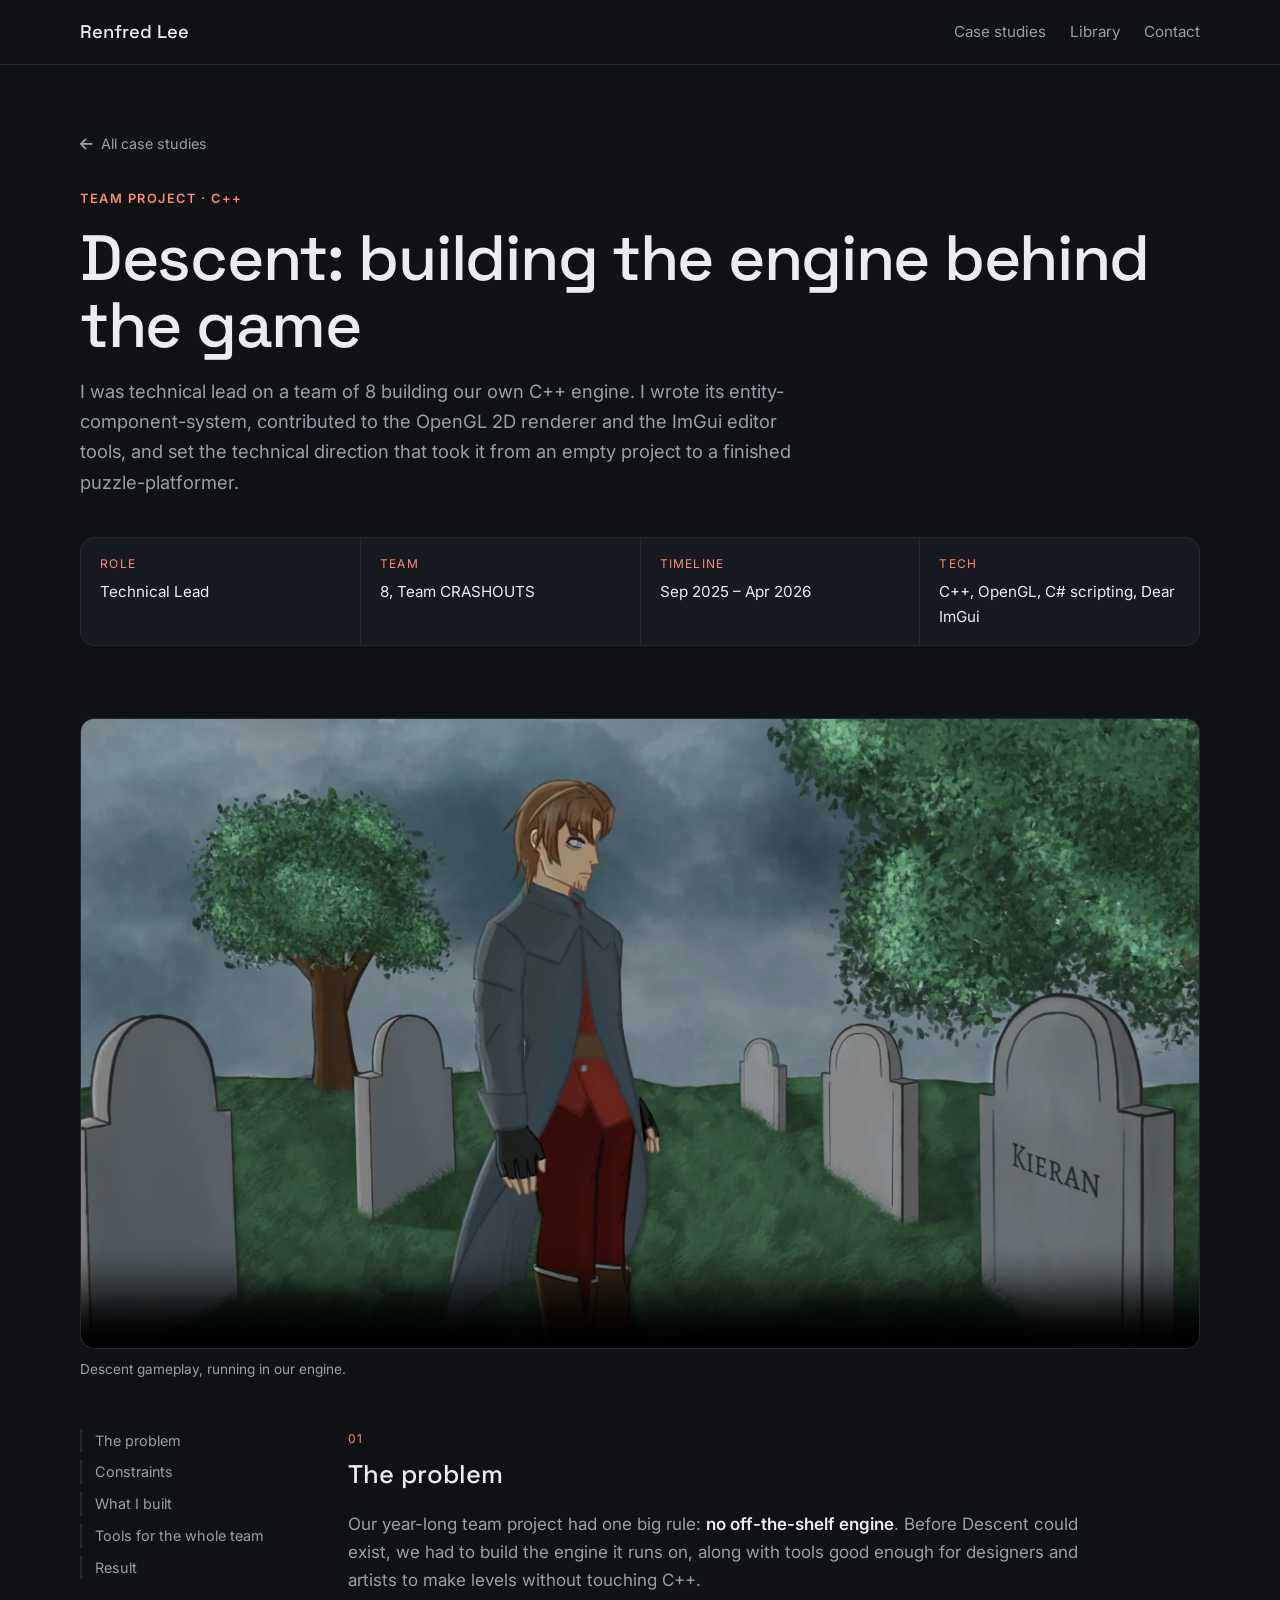
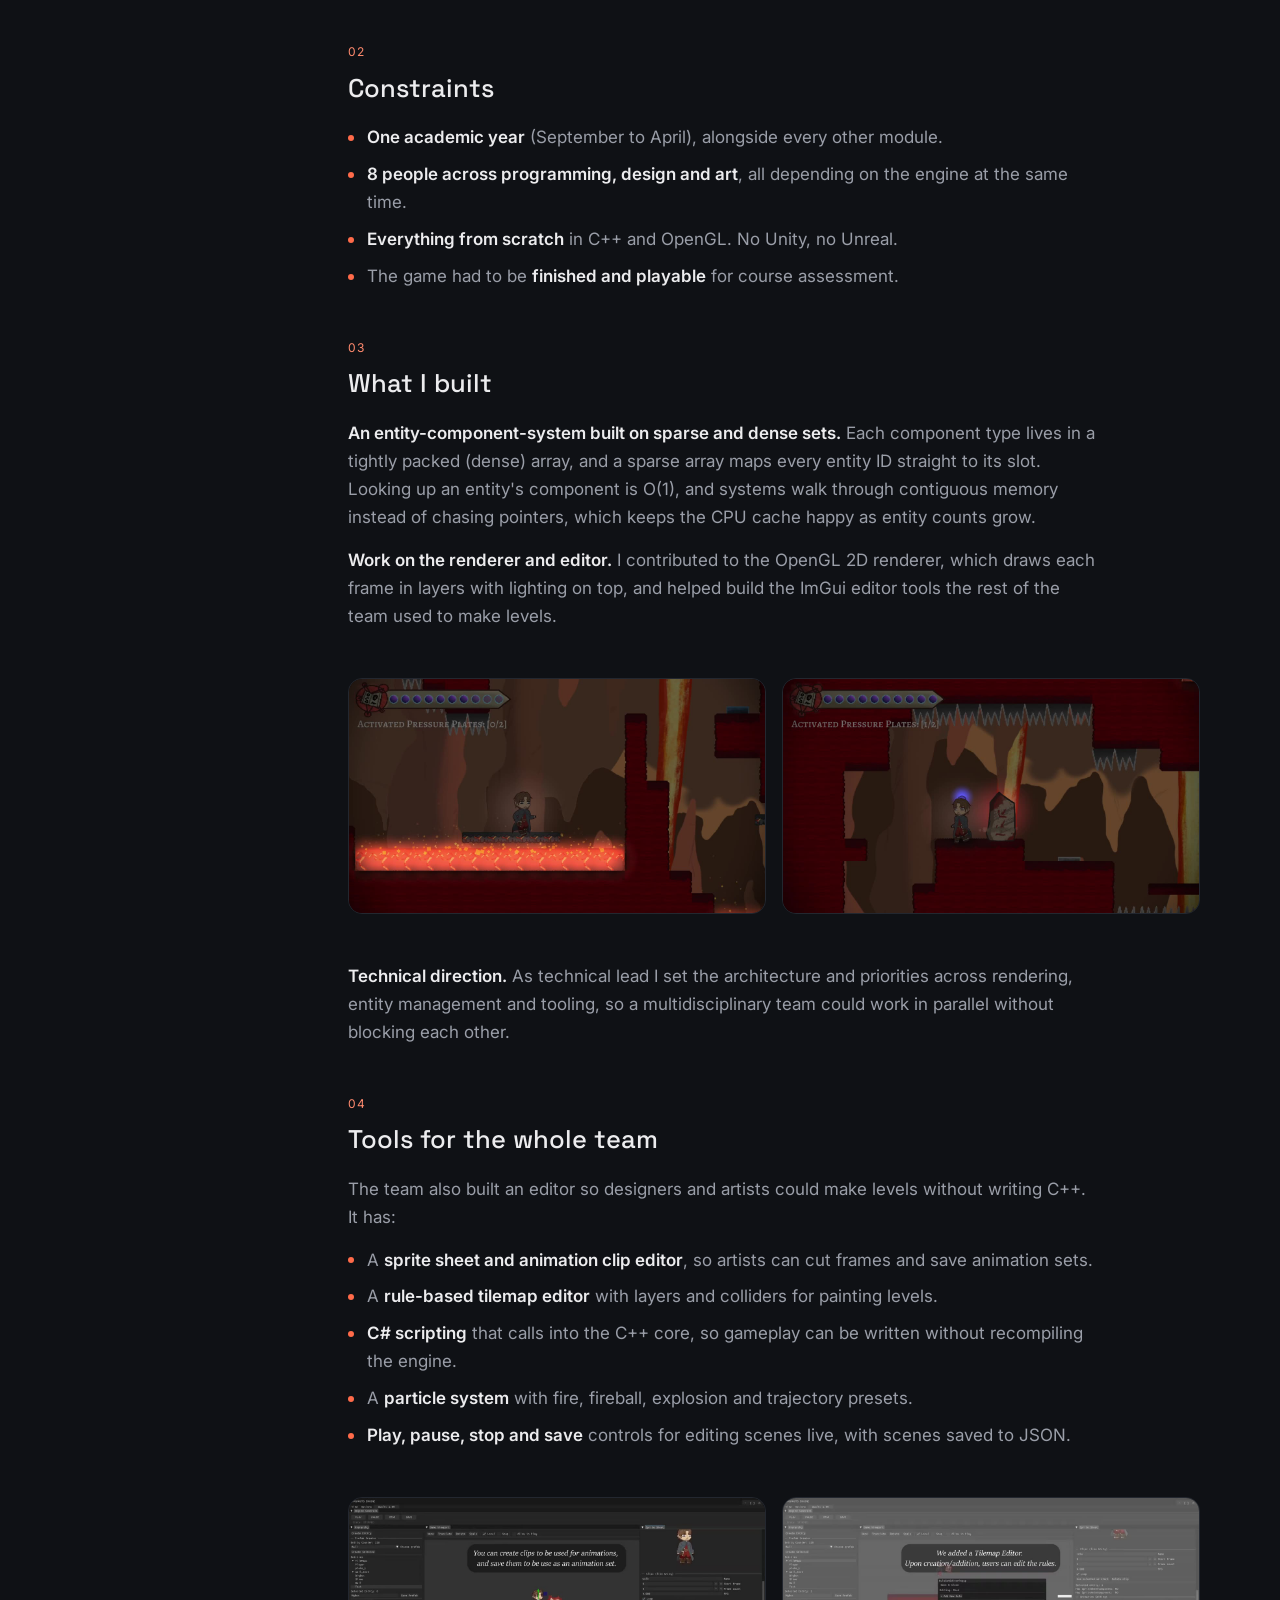
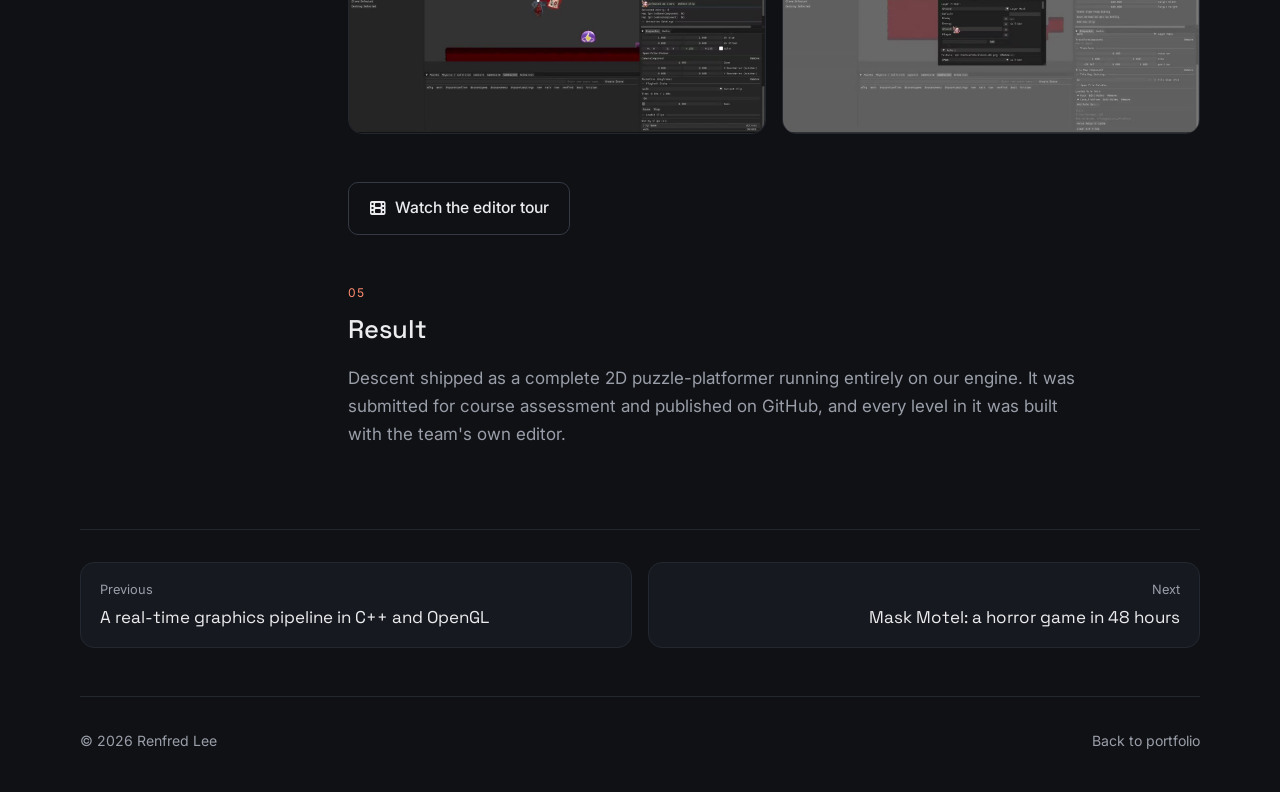
<file: case-studies/descent.html>
<!DOCTYPE html>
<html lang="en">
<head>
    <meta charset="UTF-8">
    <meta name="viewport" content="width=device-width, initial-scale=1.0">
    <meta name="description" content="I was technical lead on a team of 8 building our own C++ engine. I wrote its entity-component-system, contributed to the OpenGL 2D renderer and the ImGui editor tools, and set the technical direction that took it from an empty project to a finished puzzle-platformer.">
    <title>Descent: building the engine behind the game | Renfred Lee</title>
    <link rel="preconnect" href="https://fonts.googleapis.com">
    <link rel="preconnect" href="https://fonts.gstatic.com" crossorigin>
    <link href="https://fonts.googleapis.com/css2?family=Inter:wght@400;500;600&family=Space+Grotesk:wght@500&display=swap" rel="stylesheet">
    <link rel="stylesheet" href="https://cdnjs.cloudflare.com/ajax/libs/font-awesome/6.4.0/css/all.min.css">
    <link rel="stylesheet" href="../styles.css?v=202611220226">
    <link rel="stylesheet" href="case.css?v=202611220226">
</head>
<body>
    <header class="nav">
        <div class="wrap nav-inner">
            <a href="../" class="logo">Renfred Lee</a>
            <nav class="cs-nav">
                <a href="../#case-studies">Case studies</a>
                <a href="../#work">Library</a>
                <a href="../#contact">Contact</a>
            </nav>
        </div>
    </header>

    <main>
        <section class="wrap cs-hero">
            <a class="cs-back" href="../#case-studies"><i class="fas fa-arrow-left"></i> All case studies</a>
            <p class="eyebrow">Team project · C++</p>
            <h1 class="cs-title">Descent: building the engine behind the game</h1>
            <p class="cs-pitch">I was technical lead on a team of 8 building our own C++ engine. I wrote its entity-component-system, contributed to the OpenGL 2D renderer and the ImGui editor tools, and set the technical direction that took it from an empty project to a finished puzzle-platformer.</p>
            <dl class="cs-facts"><div><dt>Role</dt><dd>Technical Lead</dd></div><div><dt>Team</dt><dd>8, Team CRASHOUTS</dd></div><div><dt>Timeline</dt><dd>Sep 2025 – Apr 2026</dd></div><div><dt>Tech</dt><dd>C++, OpenGL, C# scripting, Dear ImGui</dd></div></dl>
            
        </section>
        <section class="wrap"><div class="cs-media"><video src="../assets/videos/descent-gameplay.mp4" poster="../assets/images/descent.jpg" controls preload="none" playsinline></video></div><p class="cs-caption">Descent gameplay, running in our engine.</p></section>
        <div class="wrap cs-body">
            <nav class="cs-toc" aria-label="On this page"><a href="#problem">The problem</a><a href="#constraints">Constraints</a><a href="#built">What I built</a><a href="#tools">Tools for the whole team</a><a href="#result">Result</a></nav>
            <article><section class="cs-section" id="problem"><span class="cs-step">01</span><h2>The problem</h2>
<p>Our year-long team project had one big rule: <strong>no off-the-shelf engine</strong>. Before Descent could exist, we had to build the engine it runs on, along with tools good enough for designers and artists to make levels without touching C++.</p></section><section class="cs-section" id="constraints"><span class="cs-step">02</span><h2>Constraints</h2>
<ul>
<li><strong>One academic year</strong> (September to April), alongside every other module.</li>
<li><strong>8 people across programming, design and art</strong>, all depending on the engine at the same time.</li>
<li><strong>Everything from scratch</strong> in C++ and OpenGL. No Unity, no Unreal.</li>
<li>The game had to be <strong>finished and playable</strong> for course assessment.</li>
</ul></section><section class="cs-section" id="built"><span class="cs-step">03</span><h2>What I built</h2>
<p><strong>An entity-component-system built on sparse and dense sets.</strong> Each component type lives in a tightly packed (dense) array, and a sparse array maps every entity ID straight to its slot. Looking up an entity's component is O(1), and systems walk through contiguous memory instead of chasing pointers, which keeps the CPU cache happy as entity counts grow.</p>
<p><strong>Work on the renderer and editor.</strong> I contributed to the OpenGL 2D renderer, which draws each frame in layers with lighting on top, and helped build the ImGui editor tools the rest of the team used to make levels.</p>
<div class="cs-gallery">
  <figure class="cs-figure"><img src="../assets/images/case/descent-lava.jpg" alt="Descent: the player beside a lava pool in a red cavern" loading="lazy"></figure>
  <figure class="cs-figure"><img src="../assets/images/case/descent-plates.jpg" alt="Descent: the player near a glowing rune stone, with the pressure plate counter in the corner" loading="lazy"></figure>
</div>
<p><strong>Technical direction.</strong> As technical lead I set the architecture and priorities across rendering, entity management and tooling, so a multidisciplinary team could work in parallel without blocking each other.</p></section><section class="cs-section" id="tools"><span class="cs-step">04</span><h2>Tools for the whole team</h2>
<p>The team also built an editor so designers and artists could make levels without writing C++. It has:</p>
<ul>
<li>A <strong>sprite sheet and animation clip editor</strong>, so artists can cut frames and save animation sets.</li>
<li>A <strong>rule-based tilemap editor</strong> with layers and colliders for painting levels.</li>
<li><strong>C# scripting</strong> that calls into the C++ core, so gameplay can be written without recompiling the engine.</li>
<li>A <strong>particle system</strong> with fire, fireball, explosion and trajectory presets.</li>
<li><strong>Play, pause, stop and save</strong> controls for editing scenes live, with scenes saved to JSON.</li>
</ul>
<div class="cs-gallery">
  <figure class="cs-figure"><img src="../assets/images/case/engine-animation.jpg" alt="Crashouts Engine editor: creating animation clips from a sprite sheet" loading="lazy"></figure>
  <figure class="cs-figure"><img src="../assets/images/case/engine-tilemap.jpg" alt="Crashouts Engine editor: the tilemap rule editor" loading="lazy"></figure>
</div>
<div class="cs-links"><button type="button" class="btn btn-ghost" data-video="../assets/videos/crashouts-level-editor.mp4" data-title="Crashouts Engine: Level Editor"><i class="fas fa-film"></i> Watch the editor tour</button></div></section><section class="cs-section" id="result"><span class="cs-step">05</span><h2>Result</h2>
<p>Descent shipped as a complete 2D puzzle-platformer running entirely on our engine. It was submitted for course assessment and published on GitHub, and every level in it was built with the team's own editor.</p></section></article>
        </div>
        <nav class="wrap cs-next" aria-label="More case studies">
            <a href="graphics-pipeline.html"><small>Previous</small><span>A real-time graphics pipeline in C++ and OpenGL</span></a>
            <a href="mask-motel.html"><small>Next</small><span>Mask Motel: a horror game in 48 hours</span></a>
        </nav>
    </main>

    <div class="modal" id="media-modal" aria-hidden="true" role="dialog" aria-modal="true" aria-labelledby="modal-title">
        <div class="modal-backdrop" data-close></div>
        <div class="modal-window is-media">
            <div class="modal-head"><span id="modal-title"></span>
                <div><button class="modal-btn modal-close" data-close aria-label="Close"><i class="fas fa-xmark"></i></button></div>
            </div>
            <div id="modal-body"></div>
        </div>
    </div>
    <footer class="footer wrap">
        <p>© 2026 Renfred Lee</p>
        <p><a href="../">Back to portfolio</a></p>
    </footer>
    <script>
    (function () {
        var modal = document.getElementById('media-modal'), body = document.getElementById('modal-body');
        function close() { modal.classList.remove('open'); body.innerHTML = ''; document.body.style.overflow = ''; }
        document.addEventListener('click', function (e) {
            var v = e.target.closest('[data-video]');
            if (v) {
                document.getElementById('modal-title').textContent = v.dataset.title || '';
                body.innerHTML = '<div class="frame"><video src="' + v.dataset.video + '" controls autoplay playsinline></video></div>';
                modal.classList.add('open'); document.body.style.overflow = 'hidden'; return;
            }
            if (e.target.closest('[data-close]')) close();
            var p = e.target.closest('[data-itch]');
            if (p) { p.parentNode.innerHTML = '<iframe src="https://itch.io/embed-upload/' + p.dataset.itch + '?color=0f1115" allowfullscreen allow="autoplay; fullscreen; gamepad" title="Game"></iframe>'; }
        });
        document.addEventListener('keydown', function (e) { if (e.key === 'Escape') close(); });
    })();
    </script>
</body>
</html>
</file>
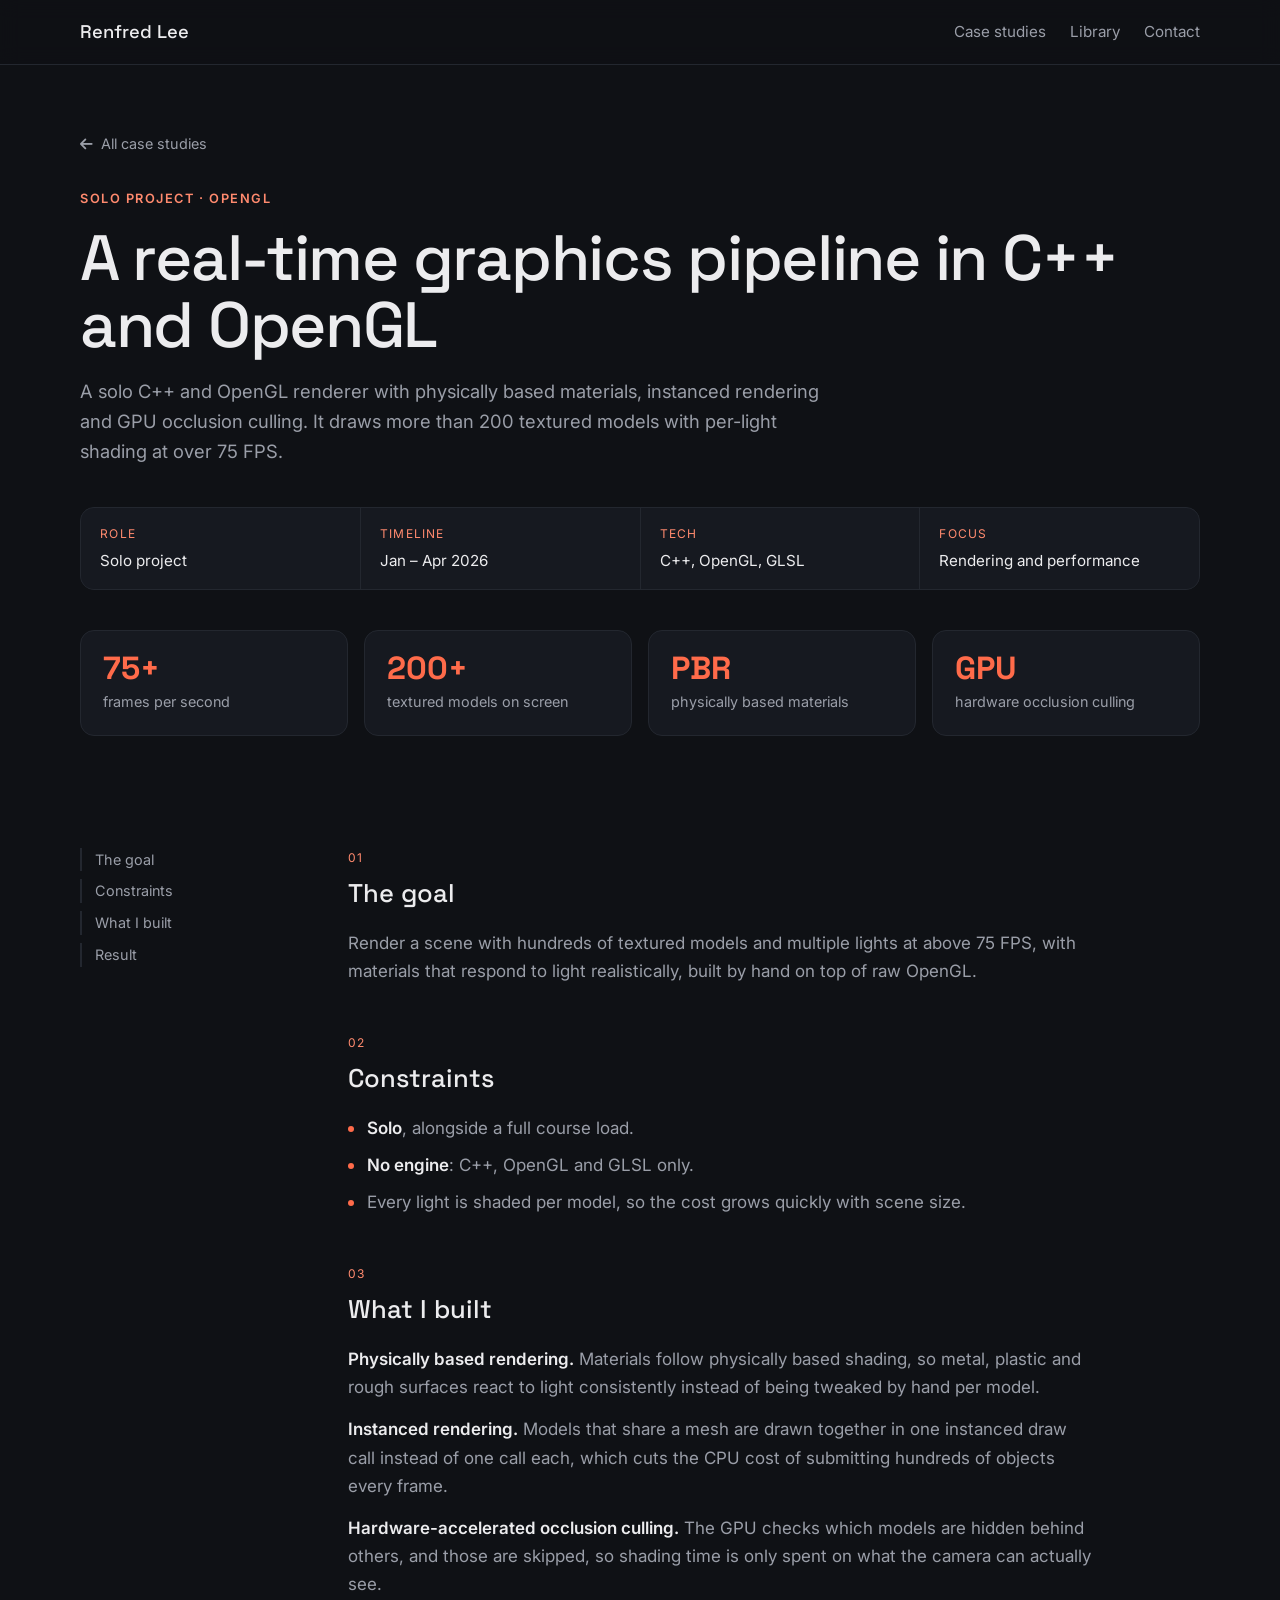
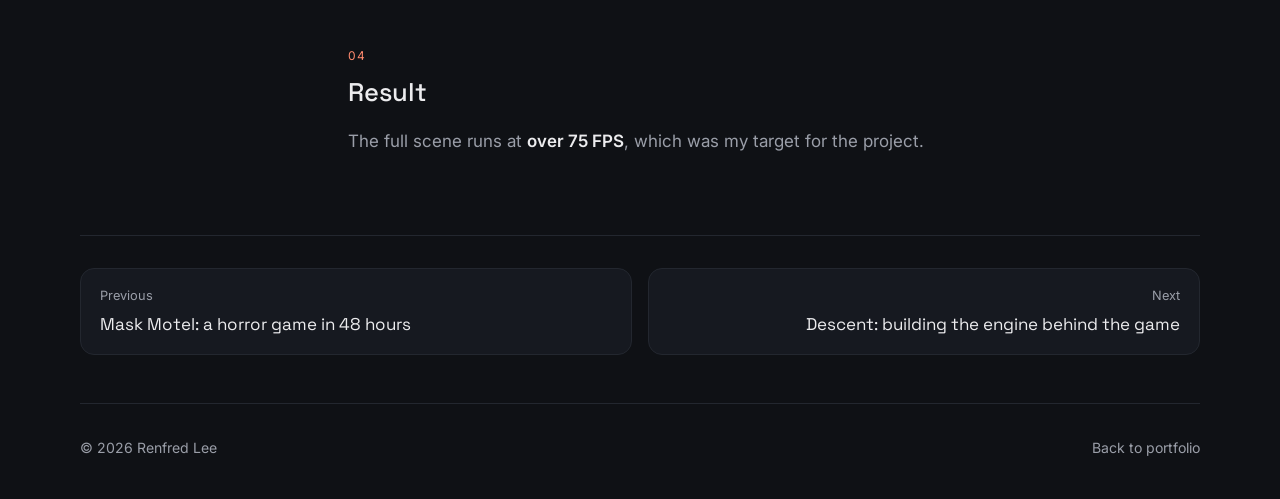
<file: case-studies/graphics-pipeline.html>
<!DOCTYPE html>
<html lang="en">
<head>
    <meta charset="UTF-8">
    <meta name="viewport" content="width=device-width, initial-scale=1.0">
    <meta name="description" content="A solo C++ and OpenGL renderer with physically based materials, instanced rendering and GPU occlusion culling. It draws more than 200 textured models with per-light shading at over 75 FPS.">
    <title>A real-time graphics pipeline in C++ and OpenGL | Renfred Lee</title>
    <link rel="preconnect" href="https://fonts.googleapis.com">
    <link rel="preconnect" href="https://fonts.gstatic.com" crossorigin>
    <link href="https://fonts.googleapis.com/css2?family=Inter:wght@400;500;600&family=Space+Grotesk:wght@500&display=swap" rel="stylesheet">
    <link rel="stylesheet" href="https://cdnjs.cloudflare.com/ajax/libs/font-awesome/6.4.0/css/all.min.css">
    <link rel="stylesheet" href="../styles.css?v=202611220226">
    <link rel="stylesheet" href="case.css?v=202611220226">
</head>
<body>
    <header class="nav">
        <div class="wrap nav-inner">
            <a href="../" class="logo">Renfred Lee</a>
            <nav class="cs-nav">
                <a href="../#case-studies">Case studies</a>
                <a href="../#work">Library</a>
                <a href="../#contact">Contact</a>
            </nav>
        </div>
    </header>

    <main>
        <section class="wrap cs-hero">
            <a class="cs-back" href="../#case-studies"><i class="fas fa-arrow-left"></i> All case studies</a>
            <p class="eyebrow">Solo project · OpenGL</p>
            <h1 class="cs-title">A real-time graphics pipeline in C++ and OpenGL</h1>
            <p class="cs-pitch">A solo C++ and OpenGL renderer with physically based materials, instanced rendering and GPU occlusion culling. It draws more than 200 textured models with per-light shading at over 75 FPS.</p>
            <dl class="cs-facts"><div><dt>Role</dt><dd>Solo project</dd></div><div><dt>Timeline</dt><dd>Jan – Apr 2026</dd></div><div><dt>Tech</dt><dd>C++, OpenGL, GLSL</dd></div><div><dt>Focus</dt><dd>Rendering and performance</dd></div></dl>
            <div class="cs-metrics"><div class="cs-metric"><strong>75+</strong><span>frames per second</span></div><div class="cs-metric"><strong>200+</strong><span>textured models on screen</span></div><div class="cs-metric"><strong>PBR</strong><span>physically based materials</span></div><div class="cs-metric"><strong>GPU</strong><span>hardware occlusion culling</span></div></div>
        </section>
        
        <div class="wrap cs-body">
            <nav class="cs-toc" aria-label="On this page"><a href="#problem">The goal</a><a href="#constraints">Constraints</a><a href="#built">What I built</a><a href="#result">Result</a></nav>
            <article><section class="cs-section" id="problem"><span class="cs-step">01</span><h2>The goal</h2>
<p>Render a scene with hundreds of textured models and multiple lights at above 75 FPS, with materials that respond to light realistically, built by hand on top of raw OpenGL.</p></section><section class="cs-section" id="constraints"><span class="cs-step">02</span><h2>Constraints</h2>
<ul>
<li><strong>Solo</strong>, alongside a full course load.</li>
<li><strong>No engine</strong>: C++, OpenGL and GLSL only.</li>
<li>Every light is shaded per model, so the cost grows quickly with scene size.</li>
</ul></section><section class="cs-section" id="built"><span class="cs-step">03</span><h2>What I built</h2>
<p><strong>Physically based rendering.</strong> Materials follow physically based shading, so metal, plastic and rough surfaces react to light consistently instead of being tweaked by hand per model.</p>
<p><strong>Instanced rendering.</strong> Models that share a mesh are drawn together in one instanced draw call instead of one call each, which cuts the CPU cost of submitting hundreds of objects every frame.</p>
<p><strong>Hardware-accelerated occlusion culling.</strong> The GPU checks which models are hidden behind others, and those are skipped, so shading time is only spent on what the camera can actually see.</p></section><section class="cs-section" id="result"><span class="cs-step">04</span><h2>Result</h2>
<p>The full scene runs at <strong>over 75 FPS</strong>, which was my target for the project.</p></section></article>
        </div>
        <nav class="wrap cs-next" aria-label="More case studies">
            <a href="mask-motel.html"><small>Previous</small><span>Mask Motel: a horror game in 48 hours</span></a>
            <a href="descent.html"><small>Next</small><span>Descent: building the engine behind the game</span></a>
        </nav>
    </main>

    <div class="modal" id="media-modal" aria-hidden="true" role="dialog" aria-modal="true" aria-labelledby="modal-title">
        <div class="modal-backdrop" data-close></div>
        <div class="modal-window is-media">
            <div class="modal-head"><span id="modal-title"></span>
                <div><button class="modal-btn modal-close" data-close aria-label="Close"><i class="fas fa-xmark"></i></button></div>
            </div>
            <div id="modal-body"></div>
        </div>
    </div>
    <footer class="footer wrap">
        <p>© 2026 Renfred Lee</p>
        <p><a href="../">Back to portfolio</a></p>
    </footer>
    <script>
    (function () {
        var modal = document.getElementById('media-modal'), body = document.getElementById('modal-body');
        function close() { modal.classList.remove('open'); body.innerHTML = ''; document.body.style.overflow = ''; }
        document.addEventListener('click', function (e) {
            var v = e.target.closest('[data-video]');
            if (v) {
                document.getElementById('modal-title').textContent = v.dataset.title || '';
                body.innerHTML = '<div class="frame"><video src="' + v.dataset.video + '" controls autoplay playsinline></video></div>';
                modal.classList.add('open'); document.body.style.overflow = 'hidden'; return;
            }
            if (e.target.closest('[data-close]')) close();
            var p = e.target.closest('[data-itch]');
            if (p) { p.parentNode.innerHTML = '<iframe src="https://itch.io/embed-upload/' + p.dataset.itch + '?color=0f1115" allowfullscreen allow="autoplay; fullscreen; gamepad" title="Game"></iframe>'; }
        });
        document.addEventListener('keydown', function (e) { if (e.key === 'Escape') close(); });
    })();
    </script>
</body>
</html>
</file>
<file: styles.css>
/* ==========================================================================
   LAYOUT (shared). Theme colours and fonts are the variables at the top.
   ========================================================================== */
*, *::before, *::after { box-sizing: border-box; margin: 0; padding: 0; }
html { scroll-behavior: smooth; scroll-padding-top: 80px; }
body {
    background: var(--bg);
    color: var(--text);
    font-family: var(--font-body);
    font-size: 17px;
    line-height: 1.65;
    -webkit-font-smoothing: antialiased;
}
img { display: block; max-width: 100%; }
a { color: inherit; text-decoration: none; }
ul { list-style: none; }
button { font: inherit; color: inherit; background: none; border: 0; cursor: pointer; }
:focus-visible { outline: 2px solid var(--accent); outline-offset: 3px; border-radius: 4px; }

.wrap { width: min(1120px, 100% - 2.5rem); margin-inline: auto; }
.section { padding: 4.5rem 0; }
.skip { position: absolute; left: -999px; top: 0; background: var(--accent); color: var(--accent-ink); padding: .5rem 1rem; z-index: 100; }
.skip:focus { left: 1rem; }

/* Nav */
.nav { position: sticky; top: 0; z-index: 50; background: var(--nav-bg); backdrop-filter: blur(10px); border-bottom: 1px solid var(--border); }
.nav-inner { display: flex; align-items: center; justify-content: space-between; height: 64px; }
.logo { font-family: var(--font-display); font-weight: var(--display-weight); font-size: 1.15rem; }
.nav-menu { display: flex; align-items: center; gap: 1.75rem; font-size: .95rem; color: var(--muted); }
.nav-menu a:hover { color: var(--text); }
.nav-toggle { display: none; font-size: 1.2rem; }

/* Hero */
.hero { padding: 6rem 0 3rem; }
.eyebrow { font-size: .8rem; letter-spacing: .12em; text-transform: uppercase; color: var(--accent-text); font-weight: 600; margin-bottom: 1rem; }
.hero-title { font-family: var(--font-display); font-weight: var(--display-weight); font-size: clamp(2.4rem, 6vw, 4.4rem); line-height: 1.05; letter-spacing: -.02em; max-width: 16ch; }
.hero-sub { color: var(--muted); margin: 1.25rem 0 2rem; max-width: 60ch; }
.hero-cta { display: flex; flex-wrap: wrap; gap: .75rem; }

/* Buttons */
.btn { display: inline-flex; align-items: center; gap: .55rem; padding: .8rem 1.3rem; border-radius: var(--radius-btn); font-weight: 500; font-size: .98rem; transition: transform .15s ease, background .15s ease, border-color .15s ease; }
.btn-primary { background: var(--accent); color: var(--accent-ink); border: var(--btn-border); }
.btn-primary:hover { transform: translateY(-2px); }
.btn-ghost { border: 1px solid var(--border-strong); }
.btn-ghost:hover { border-color: var(--text); }
.btn-lg { padding: 1rem 1.6rem; font-size: 1.05rem; }

/* Section header + filters */
.section-head { display: flex; flex-wrap: wrap; justify-content: space-between; align-items: end; gap: 1rem; margin-bottom: 2rem; }
.section-title { font-family: var(--font-display); font-weight: var(--display-weight); font-size: clamp(1.7rem, 3.5vw, 2.3rem); letter-spacing: -.01em; }
.filters { display: flex; flex-wrap: wrap; gap: .5rem; }
.filter { padding: .45rem 1rem; border-radius: 999px; border: 1px solid var(--border-strong); font-size: .9rem; color: var(--muted); transition: all .15s ease; }
.filter:hover { color: var(--text); border-color: var(--text); }
.filter.active { background: var(--text); color: var(--bg); border-color: var(--text); }

/* Cards */
.grid { display: grid; grid-template-columns: repeat(auto-fill, minmax(300px, 1fr)); gap: 1.5rem; }
.card { display: flex; flex-direction: column; background: var(--surface); border: var(--card-border); border-radius: var(--radius); overflow: hidden; transition: transform .2s ease, box-shadow .2s ease, border-color .2s ease; }
.card[hidden] { display: none; }
.card:hover { transform: translateY(-4px); box-shadow: var(--shadow-hover); }
.thumb { position: relative; display: block; width: 100%; aspect-ratio: 16 / 9; overflow: hidden; background: var(--thumb-bg); text-align: left; }
.thumb img { width: 100%; height: 100%; object-fit: cover; transition: transform .35s ease; }
.thumb.is-clickable:hover img { transform: scale(1.05); }
.thumb-placeholder { width: 100%; height: 100%; display: grid; place-items: center; padding: 1rem; text-align: center; font-family: var(--font-display); font-weight: var(--display-weight); font-size: 1.5rem; color: var(--muted); background: var(--thumb-bg); }
.thumb-play { position: absolute; inset: 0; display: grid; place-items: center; background: rgba(0,0,0,.35); color: #fff; font-size: 1.6rem; opacity: 0; transition: opacity .2s ease; }
.thumb.is-clickable:hover .thumb-play, .thumb.is-clickable:focus-visible .thumb-play { opacity: 1; }
.badge { position: absolute; top: .75rem; left: .75rem; font-size: .72rem; font-weight: 600; letter-spacing: .06em; text-transform: uppercase; padding: .25rem .6rem; border-radius: var(--radius-badge); background: var(--badge-bg); color: var(--badge-ink); }
.badge-playable { background: var(--accent); color: var(--accent-ink); }
.card-body { display: flex; flex-direction: column; gap: .5rem; padding: 1.25rem 1.35rem 1.4rem; flex: 1; }
.card-kicker { font-size: .8rem; color: var(--muted); }
.card-title { font-family: var(--font-display); font-weight: var(--display-weight); font-size: 1.3rem; line-height: 1.2; }
.card-desc { font-size: .95rem; color: var(--muted); flex: 1; }
.tags { display: flex; flex-wrap: wrap; gap: .4rem; margin-top: .25rem; }
.tags li { font-size: .78rem; padding: .2rem .6rem; border-radius: var(--radius-badge); background: var(--tag-bg); color: var(--tag-ink); border: var(--tag-border); }
.tags-lg li { font-size: .88rem; padding: .3rem .75rem; }
.actions { display: flex; flex-wrap: wrap; gap: .5rem; margin-top: .75rem; }
.act { display: inline-flex; align-items: center; gap: .45rem; padding: .5rem .9rem; border-radius: var(--radius-btn); font-size: .88rem; font-weight: 500; border: 1px solid var(--border-strong); transition: all .15s ease; }
.act:hover { border-color: var(--text); }
.act-primary { background: var(--accent); color: var(--accent-ink); border: var(--btn-border); }
.act-primary:hover { filter: brightness(1.08); }

/* Featured */
.featured { display: grid; grid-template-columns: 1.35fr 1fr; background: var(--surface); border: var(--card-border); border-radius: var(--radius); overflow: hidden; }
.featured .thumb { aspect-ratio: auto; min-height: 320px; height: 100%; }
.featured-body { padding: 2.25rem; display: flex; flex-direction: column; gap: .6rem; justify-content: center; }
.featured-title { font-family: var(--font-display); font-weight: var(--display-weight); font-size: clamp(1.8rem, 3vw, 2.4rem); line-height: 1.1; }
.featured-desc { color: var(--muted); }

/* About */
.about { display: grid; grid-template-columns: 1.3fr 1fr; gap: 3rem; }
.about p { color: var(--muted); margin-top: 1rem; max-width: 62ch; }
.about-side { display: flex; flex-direction: column; gap: 1.5rem; }
.info-block { background: var(--surface); border: var(--card-border); border-radius: var(--radius); padding: 1.5rem; }
.info-block h3 { font-size: .8rem; letter-spacing: .12em; text-transform: uppercase; color: var(--accent-text); margin-bottom: 1rem; }
.timeline li { display: flex; flex-direction: column; padding-left: 1rem; border-left: 2px solid var(--border-strong); margin-bottom: 1rem; }
.timeline li:last-child { margin-bottom: 0; }
.timeline strong { font-weight: 600; font-size: .98rem; }
.timeline span { font-size: .88rem; color: var(--muted); }

/* Contact + footer */
.contact { text-align: center; display: flex; flex-direction: column; align-items: center; gap: 1rem; }
.contact-title { font-family: var(--font-display); font-weight: var(--display-weight); font-size: clamp(2rem, 5vw, 3.2rem); line-height: 1.1; letter-spacing: -.02em; max-width: 18ch; }
.contact > p { color: var(--muted); margin-bottom: .5rem; }
.socials { display: flex; flex-wrap: wrap; justify-content: center; gap: 1.5rem; margin-top: 1.25rem; color: var(--muted); font-size: .95rem; }
.socials a { display: inline-flex; gap: .45rem; align-items: center; }
.socials a:hover { color: var(--text); }
.footer { display: flex; justify-content: space-between; flex-wrap: wrap; gap: .5rem; padding: 2rem 0 2.5rem; border-top: 1px solid var(--border); color: var(--muted); font-size: .88rem; }

/* Modal */
.modal { position: fixed; inset: 0; z-index: 200; display: none; place-items: center; padding: 1rem; }
.modal.open { display: grid; }
.modal-backdrop { position: absolute; inset: 0; background: rgba(0,0,0,.78); }
.modal-window { position: relative; width: min(1200px, 100%); background: var(--surface); border: var(--card-border); border-radius: var(--radius); overflow: hidden; }
.modal-head { display: flex; justify-content: space-between; align-items: center; padding: .6rem .6rem .6rem 1.1rem; font-family: var(--font-display); font-weight: var(--display-weight); }
.modal-btn { width: 36px; height: 36px; border-radius: var(--radius-btn); color: var(--muted); }
.modal-btn:hover { color: var(--text); background: var(--tag-bg); }
.frame { aspect-ratio: 16 / 9; max-height: 78vh; width: 100%; background: #000; }
.frame iframe, .frame video { width: 100%; height: 100%; border: 0; display: block; }
.frame-missing { display: grid; place-items: center; color: #aaa; }
.modal-foot { padding: .6rem 1.1rem; font-size: .85rem; color: var(--muted); }
.modal-foot:empty { display: none; }
.modal-foot a { color: var(--accent-text); text-decoration: underline; }

/* Reveal on scroll */
.reveal { opacity: 0; transform: translateY(16px); transition: opacity .6s ease, transform .6s ease; }
.reveal.in { opacity: 1; transform: none; }

@media (max-width: 820px) {
    .featured, .about { grid-template-columns: 1fr; }
    .featured .thumb { min-height: 0; aspect-ratio: 16 / 9; }
    .featured-body { padding: 1.5rem; }
    .nav-toggle { display: block; }
    .nav-menu { position: absolute; top: 64px; left: 0; right: 0; flex-direction: column; gap: 1rem; padding: 1.25rem; background: var(--bg); border-bottom: 1px solid var(--border); display: none; }
    .nav-menu.open { display: flex; }
    .hero { padding: 4rem 0 2rem; }
    .section { padding: 3rem 0; }
}

@media (prefers-reduced-motion: reduce) {
    *, *::before, *::after { transition: none !important; animation: none !important; scroll-behavior: auto !important; }
}
/* ==========================================================================
   THEME A: CLEAN STUDIO (dark, minimal, one warm accent)
   ========================================================================== */
:root {
    --bg: #0f1115;
    --nav-bg: rgba(15, 17, 21, 0.82);
    --surface: #161920;
    --thumb-bg: #1e222b;
    --text: #ececee;
    --muted: #9a9ea8;
    --accent: #ff6b4a;
    --accent-text: #ff8a6e;
    --accent-ink: #1a0a05;
    --border: #23272f;
    --border-strong: #343944;
    --card-border: 1px solid #23272f;
    --btn-border: 1px solid transparent;
    --radius: 14px;
    --radius-btn: 10px;
    --radius-badge: 6px;
    --tag-bg: #1e222b;
    --tag-ink: #c3c6cd;
    --tag-border: 0;
    --badge-bg: rgba(15, 17, 21, 0.85);
    --badge-ink: #ececee;
    --shadow-hover: 0 18px 40px -18px rgba(0, 0, 0, 0.7);
    --font-body: 'Inter', system-ui, sans-serif;
    --font-display: 'Space Grotesk', 'Inter', sans-serif;
    --display-weight: 500;
}
.hero-title .hl { color: var(--accent); }
.card:hover { border-color: #343944; }

/* ==========================================================================
   PLAYABLE HERO
   ========================================================================== */
.hero-play { display: grid; grid-template-columns: 1fr 1.15fr; gap: 3rem; align-items: center; padding: 4.5rem 0 3rem; }
.hero-play .hero-title { font-size: clamp(2.2rem, 4.6vw, 3.6rem); }
.game-window { background: var(--surface); border: var(--card-border); border-radius: var(--radius); overflow: hidden; box-shadow: 0 30px 60px -30px rgba(0, 0, 0, 0.8); }
.game-bar { display: flex; align-items: center; gap: .75rem; padding: .35rem .4rem .35rem .9rem; border-bottom: 1px solid var(--border); font-size: .85rem; color: var(--muted); }
.game-bar .dots { display: flex; gap: 6px; }
.game-bar .dots i { width: 10px; height: 10px; border-radius: 50%; background: var(--border-strong); }
.game-bar .game-name { flex: 1; font-family: var(--font-display); color: var(--text); }
.game-screen { position: relative; aspect-ratio: 16 / 10; background: #000; }
.game-screen img { width: 100%; height: 100%; object-fit: cover; filter: brightness(.6); transition: filter .25s ease; }
.game-screen iframe { width: 100%; height: 100%; border: 0; display: block; }
.press-start { position: absolute; inset: 0; display: flex; flex-direction: column; align-items: center; justify-content: center; gap: .75rem; color: #fff; font-family: var(--font-display); font-size: 1.1rem; letter-spacing: .04em; }
.press-start i { width: 72px; height: 72px; border-radius: 50%; display: grid; place-items: center; background: var(--accent); color: var(--accent-ink); font-size: 1.5rem; padding-left: 4px; transition: transform .2s ease; }
.press-start:hover i { transform: scale(1.08); }
.game-screen:hover img { filter: brightness(.75); }
.game-caption { margin-top: .75rem; font-size: .85rem; color: var(--muted); }
.game-caption a { color: var(--accent-text); }

/* ==========================================================================
   BOX-ART SHELVES
   ========================================================================== */
.section-note { color: var(--muted); font-size: .95rem; }
.shelf { margin-bottom: 3rem; }
.shelf-head { display: flex; align-items: baseline; justify-content: space-between; margin-bottom: 1rem; }
.shelf-head h3 { font-family: var(--font-display); font-weight: var(--display-weight); font-size: 1.25rem; }
.shelf-head span { font-size: .85rem; color: var(--muted); }
.shelf-row { display: grid; grid-template-columns: repeat(5, minmax(0, 1fr)); gap: 1.5rem; align-items: end; padding: 0 .5rem; }
.shelf-ledge { height: 10px; margin-top: -2px; border-radius: 3px; background: linear-gradient(#262a33, #191c22); box-shadow: 0 10px 24px -8px rgba(0, 0, 0, 0.9); }

.box { display: flex; flex-direction: column; gap: .35rem; text-align: left; perspective: 800px; padding-bottom: .9rem; }
.box-art { position: relative; display: block; aspect-ratio: 3 / 4; border-radius: 6px 10px 10px 6px; overflow: hidden; background: var(--thumb-bg);
    box-shadow: inset 6px 0 0 rgba(0, 0, 0, 0.35), 0 14px 24px -12px rgba(0, 0, 0, 0.9);
    transform-origin: bottom center; transition: transform .25s ease, box-shadow .25s ease; }
.box-art::after { content: ""; position: absolute; inset: 0; background: linear-gradient(115deg, rgba(255,255,255,.14) 0%, rgba(255,255,255,0) 35%); pointer-events: none; }
.box-art img { width: 100%; height: 100%; object-fit: cover; }
.box:hover .box-art, .box:focus-visible .box-art { transform: translateY(-10px) rotateX(4deg) rotateY(-8deg); box-shadow: inset 6px 0 0 rgba(0, 0, 0, 0.35), 0 26px 30px -14px rgba(0, 0, 0, 0.95); }
.cover-placeholder { width: 100%; height: 100%; display: grid; place-items: center; padding: 1rem; text-align: center; font-family: var(--font-display); font-size: 1.3rem; line-height: 1.15; color: var(--text);
    background: radial-gradient(circle at 30% 20%, #2f2a3a, #15171d 70%); }
.box-title { font-family: var(--font-display); font-size: 1rem; line-height: 1.25; margin-top: .5rem; }
.box-meta { font-size: .78rem; color: var(--muted); }
.box .badge { top: .6rem; left: .85rem; }

/* Detail popup */
.detail { display: grid; grid-template-columns: minmax(0, 300px) 1fr; gap: 2rem; padding: 1.25rem 1.5rem 1.75rem; }
.detail-art { aspect-ratio: 3 / 4; border-radius: 8px; overflow: hidden; background: var(--thumb-bg); box-shadow: inset 6px 0 0 rgba(0,0,0,.35); }
.detail-art img, .detail-art .cover-placeholder { width: 100%; height: 100%; object-fit: cover; }
.detail-info { display: flex; flex-direction: column; gap: .6rem; justify-content: center; }
.modal-window { width: min(1100px, 100%); }
.modal:not(.is-media) .modal-window { width: min(860px, 100%); }
.modal:not(.is-media) #modal-fullscreen { display: none; }
#modal-title { display: flex; align-items: center; gap: .4rem; }

@media (max-width: 980px) {
    .shelf-row { grid-template-columns: repeat(4, minmax(0, 1fr)); }
}
@media (max-width: 820px) {
    .hero-play { grid-template-columns: 1fr; gap: 2rem; padding-top: 3rem; }
    .shelf-row { display: flex; overflow-x: auto; scroll-snap-type: x mandatory; padding-bottom: .25rem; }
    .shelf-row .box { flex: 0 0 42%; scroll-snap-align: start; }
    .detail { grid-template-columns: 1fr; }
    .detail-art { max-width: 220px; }
}

/* ==========================================================================
   CASE STUDY CARDS (homepage)
   ========================================================================== */
.cases { display: grid; grid-template-columns: repeat(3, minmax(0, 1fr)); gap: 1.5rem; }
.case-card { display: flex; flex-direction: column; background: var(--surface); border: var(--card-border); border-radius: var(--radius); overflow: hidden; transition: transform .2s ease, border-color .2s ease, box-shadow .2s ease; }
.case-card:hover { transform: translateY(-4px); border-color: var(--border-strong); box-shadow: var(--shadow-hover); }
.case-art { display: block; aspect-ratio: 16 / 10; background: var(--thumb-bg); overflow: hidden; }
.case-art img { width: 100%; height: 100%; object-fit: cover; transition: transform .35s ease; }
.case-card:hover .case-art img { transform: scale(1.04); }
.case-art-metric { display: flex; flex-direction: column; justify-content: center; padding: 1.5rem; gap: .4rem;
    background: radial-gradient(circle at 20% 20%, rgba(255, 107, 74, .25), transparent 60%), linear-gradient(135deg, #1e222b, #12151b); }
.case-art-metric strong { font-family: var(--font-display); font-size: clamp(2.2rem, 4vw, 3rem); color: var(--accent); line-height: 1; }
.case-art-metric small { color: var(--muted); font-size: .9rem; }
.case-body { display: flex; flex-direction: column; gap: .45rem; padding: 1.3rem 1.4rem 1.5rem; flex: 1; }
.case-body .eyebrow { margin: 0; font-size: .72rem; }
.case-title { font-family: var(--font-display); font-size: 1.35rem; line-height: 1.2; }
.case-desc { color: var(--muted); font-size: .95rem; flex: 1; }
.case-more { color: var(--accent-text); font-size: .9rem; font-weight: 500; display: inline-flex; gap: .4rem; align-items: center; margin-top: .4rem; }
@media (max-width: 980px) { .cases { grid-template-columns: 1fr; } .case-art { aspect-ratio: 16 / 8; } }
</file>
<file: case-studies/case.css>
/* Case study pages. Loaded after styles.css. */
.cs-hero { padding: 4rem 0 2rem; }
.cs-back { display: inline-flex; align-items: center; gap: .5rem; color: var(--muted); font-size: .9rem; margin-bottom: 2rem; }
.cs-back:hover { color: var(--text); }
.cs-title { font-family: var(--font-display); font-weight: var(--display-weight); font-size: clamp(2.4rem, 6vw, 4rem); line-height: 1.05; letter-spacing: -.02em; }
.cs-pitch { color: var(--muted); font-size: 1.15rem; max-width: 62ch; margin-top: 1rem; }

.cs-facts { display: grid; grid-template-columns: repeat(auto-fit, minmax(160px, 1fr)); gap: 1px; background: var(--border); border: 1px solid var(--border); border-radius: var(--radius); overflow: hidden; margin: 2.5rem 0; }
.cs-facts div { background: var(--surface); padding: 1rem 1.2rem; }
.cs-facts dt { font-size: .75rem; letter-spacing: .1em; text-transform: uppercase; color: var(--accent-text); margin-bottom: .3rem; }
.cs-facts dd { font-size: .95rem; }

.cs-media { border-radius: var(--radius); overflow: hidden; border: var(--card-border); background: #000; }
.cs-media video, .cs-media iframe, .cs-media img { display: block; width: 100%; aspect-ratio: 16 / 9; border: 0; object-fit: cover; }
.cs-caption { font-size: .85rem; color: var(--muted); margin-top: .6rem; }

.cs-metrics { display: grid; grid-template-columns: repeat(auto-fit, minmax(180px, 1fr)); gap: 1rem; margin: 2rem 0; }
.cs-metric { background: var(--surface); border: var(--card-border); border-radius: var(--radius); padding: 1.25rem 1.4rem; }
.cs-metric strong { display: block; font-family: var(--font-display); font-size: 2rem; line-height: 1.1; color: var(--accent); }
.cs-metric span { font-size: .9rem; color: var(--muted); }

.cs-body { display: grid; grid-template-columns: 220px minmax(0, 1fr); gap: 3rem; padding: 3rem 0 1rem; }
.cs-toc { position: sticky; top: 90px; align-self: start; display: flex; flex-direction: column; gap: .5rem; font-size: .9rem; }
.cs-toc a { color: var(--muted); padding-left: .8rem; border-left: 2px solid var(--border); }
.cs-toc a:hover { color: var(--text); border-left-color: var(--accent); }
.cs-section { margin-bottom: 3rem; scroll-margin-top: 90px; }
.cs-section h2 { font-family: var(--font-display); font-weight: var(--display-weight); font-size: 1.6rem; margin-bottom: .9rem; }
.cs-section .cs-step { font-size: .75rem; letter-spacing: .12em; text-transform: uppercase; color: var(--accent-text); display: block; margin-bottom: .3rem; }
.cs-section p { color: var(--muted); max-width: 68ch; margin-bottom: .9rem; }
.cs-section ul { margin: .5rem 0 1rem; display: flex; flex-direction: column; gap: .55rem; max-width: 68ch; }
.cs-section li { color: var(--muted); padding-left: 1.2rem; position: relative; }
.cs-section li::before { content: ""; position: absolute; left: 0; top: .7em; width: 6px; height: 6px; border-radius: 50%; background: var(--accent); }
.cs-section strong { color: var(--text); font-weight: 600; }
.cs-figure { margin: 1.5rem 0; }
.cs-figure img { width: 100%; border-radius: var(--radius); border: var(--card-border); }
.cs-gallery { display: grid; grid-template-columns: repeat(2, minmax(0, 1fr)); gap: 1rem; margin: 1.5rem 0; }

.cs-links { display: flex; flex-wrap: wrap; gap: .75rem; margin-top: 1.5rem; }
.cs-next { display: flex; justify-content: space-between; gap: 1rem; padding: 2rem 0 3rem; border-top: 1px solid var(--border); margin-top: 1rem; }
.cs-next a { display: flex; flex-direction: column; gap: .2rem; padding: 1rem 1.2rem; border: var(--card-border); border-radius: var(--radius); background: var(--surface); min-width: 0; flex: 1; }
.cs-next a:hover { border-color: var(--border-strong); }
.cs-next small { color: var(--muted); font-size: .8rem; }
.cs-next span { font-family: var(--font-display); }
.cs-next a:last-child { text-align: right; }

@media (max-width: 820px) {
    .cs-body { grid-template-columns: 1fr; gap: 1rem; }
    .cs-toc { display: none; }
    .cs-gallery { grid-template-columns: 1fr; }
    .cs-next { flex-direction: column; }
    .cs-next a:last-child { text-align: left; }
}
.cs-nav { display: flex; gap: 1.5rem; font-size: .95rem; color: var(--muted); }
.cs-nav a:hover { color: var(--text); }
@media (max-width: 560px) { .cs-nav a:nth-child(2) { display: none; } }
</file>
